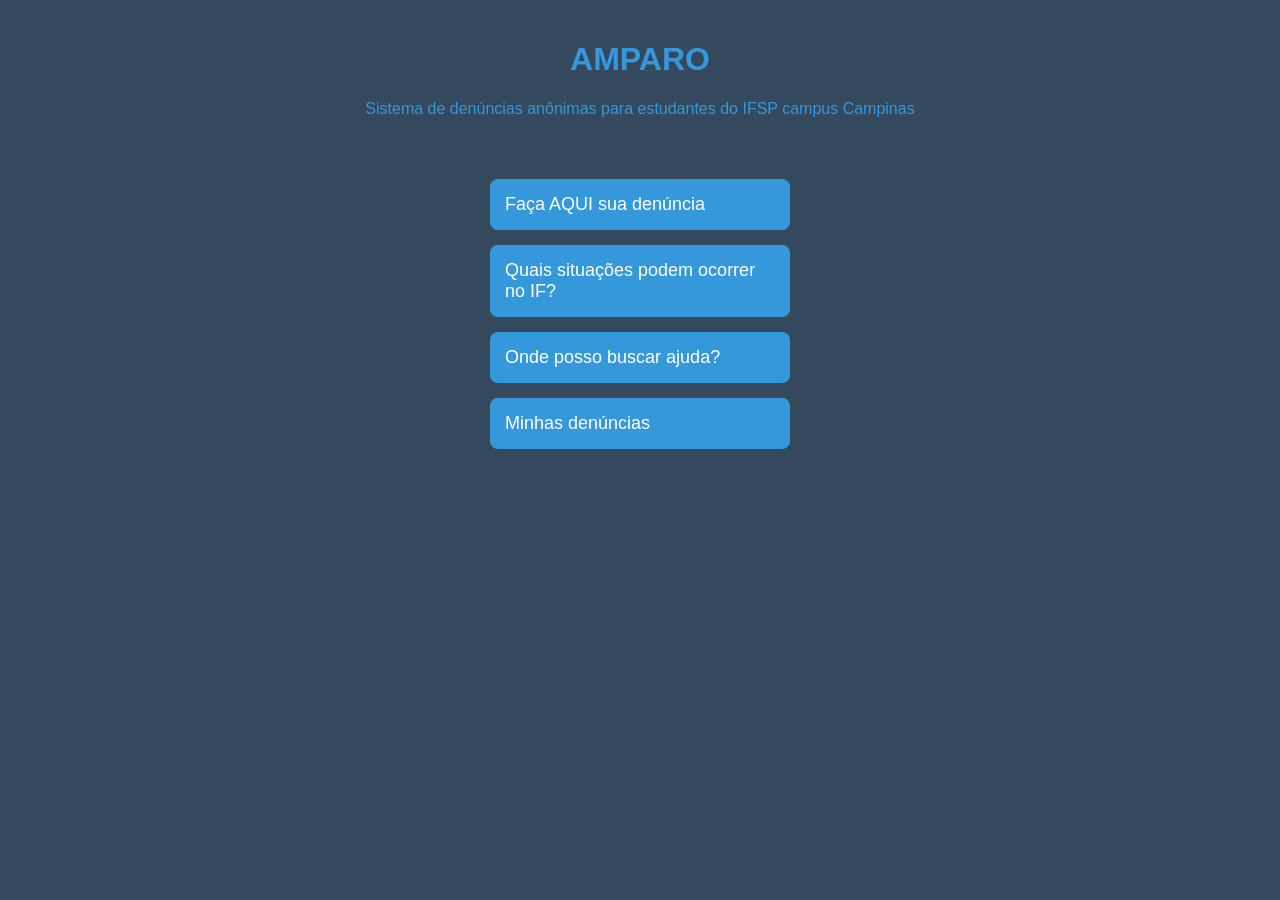
<file: index.html>
<!DOCTYPE html>
<html lang="pt-br">

<head>
<meta charset="UTF-8">
<meta name="viewport" content="width=device-width, initial-scale=1.0">
<link rel="stylesheet" href="style.css">
<title>AMPARO</title>


</head>

<body>

<header>
<h1>AMPARO</h1>
<p>Sistema de denúncias anônimas para estudantes do IFSP campus Campinas</p>
</header>

<div class="container">

<a class="botao" href="denuncia.php">Faça AQUI sua denúncia</a>

<a class="botao" href="violencias.html">Quais situações podem ocorrer no IF?</a>

<a class="botao" href="ajuda.php">Onde posso buscar ajuda?</a>

<a class="botao" href="minhasDenuncias.php">Minhas denúncias</a>

</div>

</body>
</html>
</file>
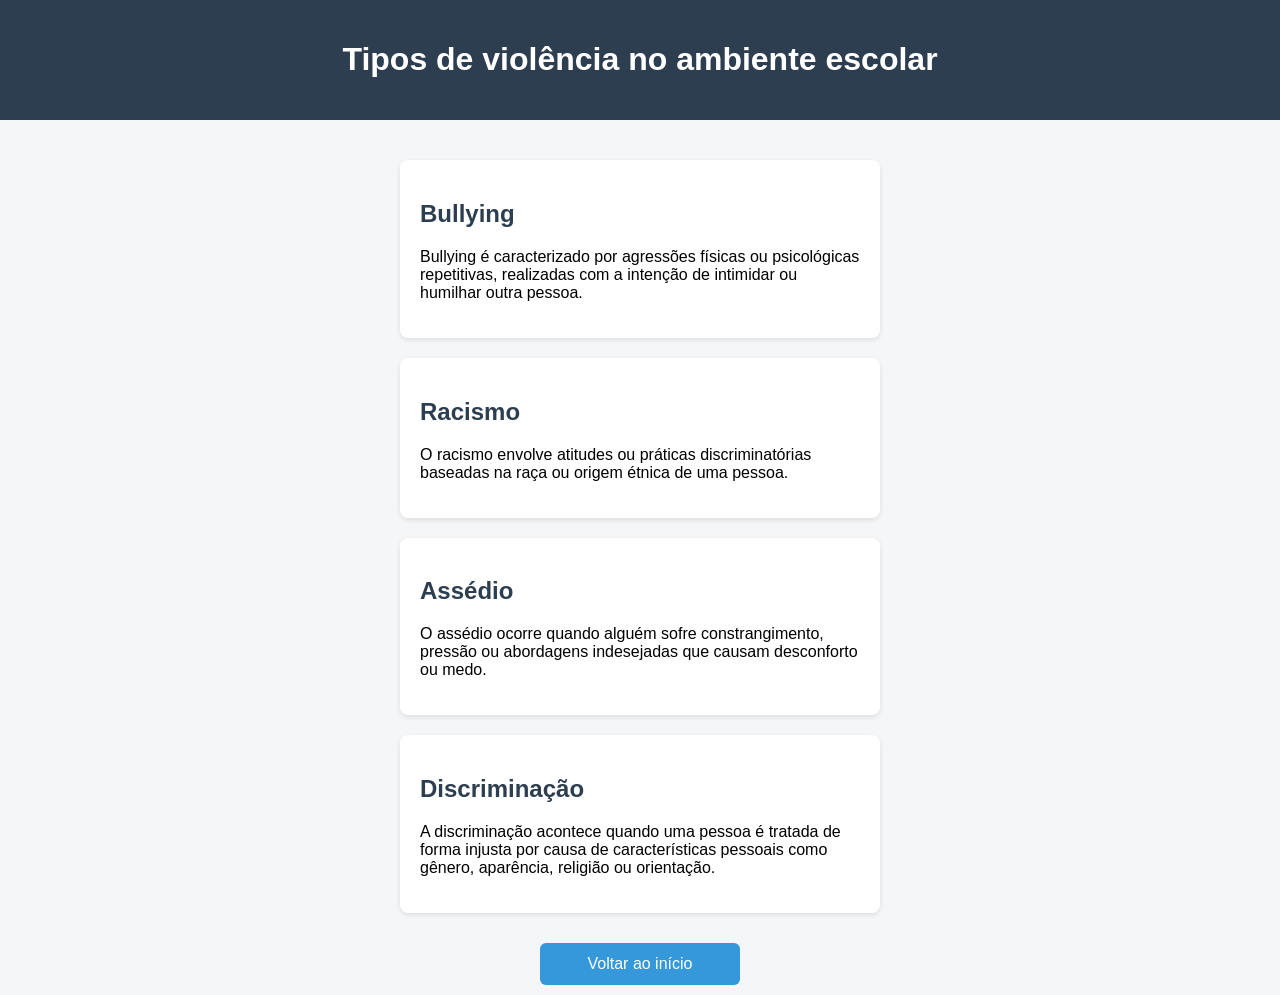
<file: violencias.html>
<!DOCTYPE html>
<html lang="pt-br">

<head>
<meta charset="UTF-8">
<meta name="viewport" content="width=device-width, initial-scale=1.0">
<link rel="stylesheet" href="style.css">
<title>Tipos de violência - AMPARO</title>

<style>

body{
font-family: Arial;
background-color: #f4f6f8;
margin: 0;
}

header{
background-color: #2c3e50;
color: white;
padding: 20px;
text-align: center;
}

.container{
width: 80%;
margin: auto;
margin-top: 30px;
}

.card{
background: white;
padding: 20px;
margin-bottom: 20px;
border-radius: 8px;
box-shadow: 0 2px 5px rgba(0,0,0,0.1);
}

h2{
color: #2c3e50;
}

.voltar{
display: block;
margin-top: 30px;
text-align: center;
text-decoration: none;
background-color: #3498db;
color: white;
padding: 12px;
border-radius: 6px;
width: 200px;
margin-left: auto;
margin-right: auto;
}

</style>

</head>

<body>

<header>
<h1>Tipos de violência no ambiente escolar</h1>
</header>

<div class="container">

<div class="card">
<h2>Bullying</h2>
<p>
Bullying é caracterizado por agressões físicas ou psicológicas repetitivas, 
realizadas com a intenção de intimidar ou humilhar outra pessoa.
</p>
</div>

<div class="card">
<h2>Racismo</h2>
<p>
O racismo envolve atitudes ou práticas discriminatórias baseadas na raça 
ou origem étnica de uma pessoa.
</p>
</div>

<div class="card">
<h2>Assédio</h2>
<p>
O assédio ocorre quando alguém sofre constrangimento, pressão ou 
abordagens indesejadas que causam desconforto ou medo.
</p>
</div>

<div class="card">
<h2>Discriminação</h2>
<p>
A discriminação acontece quando uma pessoa é tratada de forma injusta 
por causa de características pessoais como gênero, aparência, religião 
ou orientação.
</p>
</div>

<a class="voltar" href="index.html">Voltar ao início</a>

</div>

</body>
</html>
</file>
<file: style.css>
* {
  box-sizing: border-box;
}

body{
font-family: Arial;
background-color: #34495e;
margin: 0;
padding: 0;
}

header{
background-color: #34495e;
color:#3498db;
padding: 20px;
text-align: center;
}

nav{
background-color: #34495e;
padding: 10px;
text-align: center;
}

nav a{
color: white;
margin: 10px;
text-decoration: none;
}

main{
padding: 20px;
text-align: center;
}

button{
padding: 10px 20px;
background-color: #27ae60;
color: white;
border: none;
cursor: pointer;
}


.container{
margin-top: 50px;
width: 100%;
max-width: 500px;
margin: 0 auto;
padding: 10px;
}

.botao{
display: block;
width: 100%;
max-width: 300px;
margin: 15px auto;
padding: 15px;
background-color: #3498db;
color: white;
text-decoration: none;
border-radius: 8px;
font-size: 18px;
cursor: pointer;
transition: 0.3s;
}

.botao:hover{
background-color: #2980b9;
}

@media (max-width: 600px) {
  header {
    padding: 15px;
  }

  h1 {
    font-size: 24px;
  }

  .botao {
    font-size: 16px;
    padding: 12px;
  }
}
input, textarea, select {
  width: 100%;
  padding: 10px;
  margin-bottom: 10px;
  box-sizing: border-box;
}
</file>
